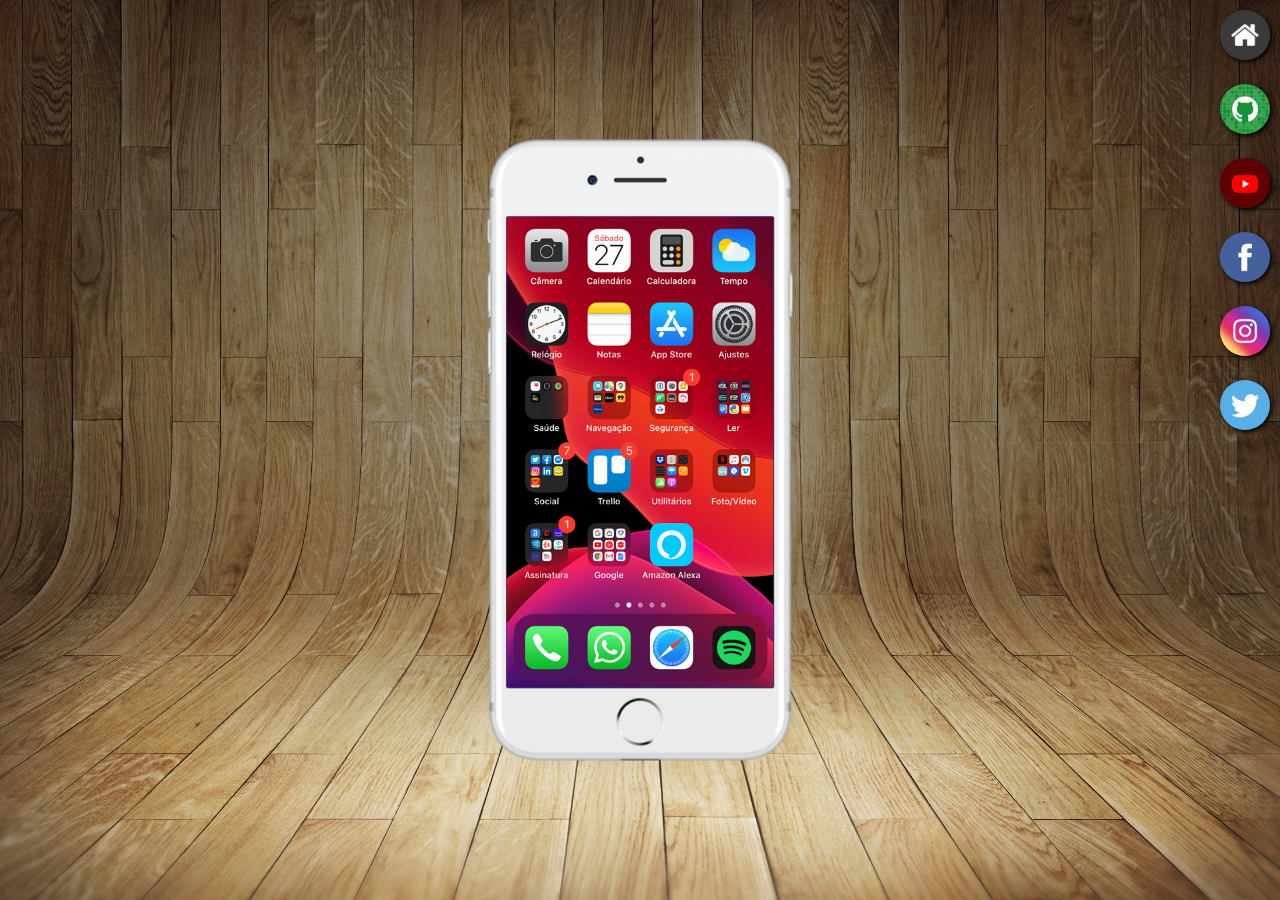
<file: index.html>
<!DOCTYPE html>
<html lang="pt-br">
<head>
    <meta charset="UTF-8">
    <meta http-equiv="X-UA-Compatible" content="IE=edge">
    <meta name="viewport" content="width=device-width, initial-scale=1.0">
    <link rel="shortcut icon" href="favicon.ico" type="image/x-icon">
    <link rel="stylesheet" href="estilo/style.css">
    <title>Rede Social</title>
    
</head>
<body>
    <main>
        <section id="telefone">
            <iframe src="home.html" name="tela" id="tela" frameborder="0">Seu navegador não é compativel.</iframe>
        </section>
        <section id="redes-sociais">
            <a href="home.html" target="tela"><img src="imagens/logo-home.jpg" alt="home"></a><br>

            <a href="github.html" target="tela"><img src="imagens/logo-github.jpg" alt="GitHub"></a><br>

            <a href="yotube.html" target="tela"><img src="imagens/logo-youtube.jpg" alt="Yotube"></a><br>

            <a href="#" target="tela"><img src="imagens/logo-facebook.jpg" alt="facebook"></a><br>

            <a href="#" target="tela"><img src="imagens/logo-instagram.jpg" alt="Instagram"></a><br>

            <a href="tela"><img src="imagens/logo-twitter.jpg" alt="Twitter"></a>
            
    </main>
</body>
</html>
</file>
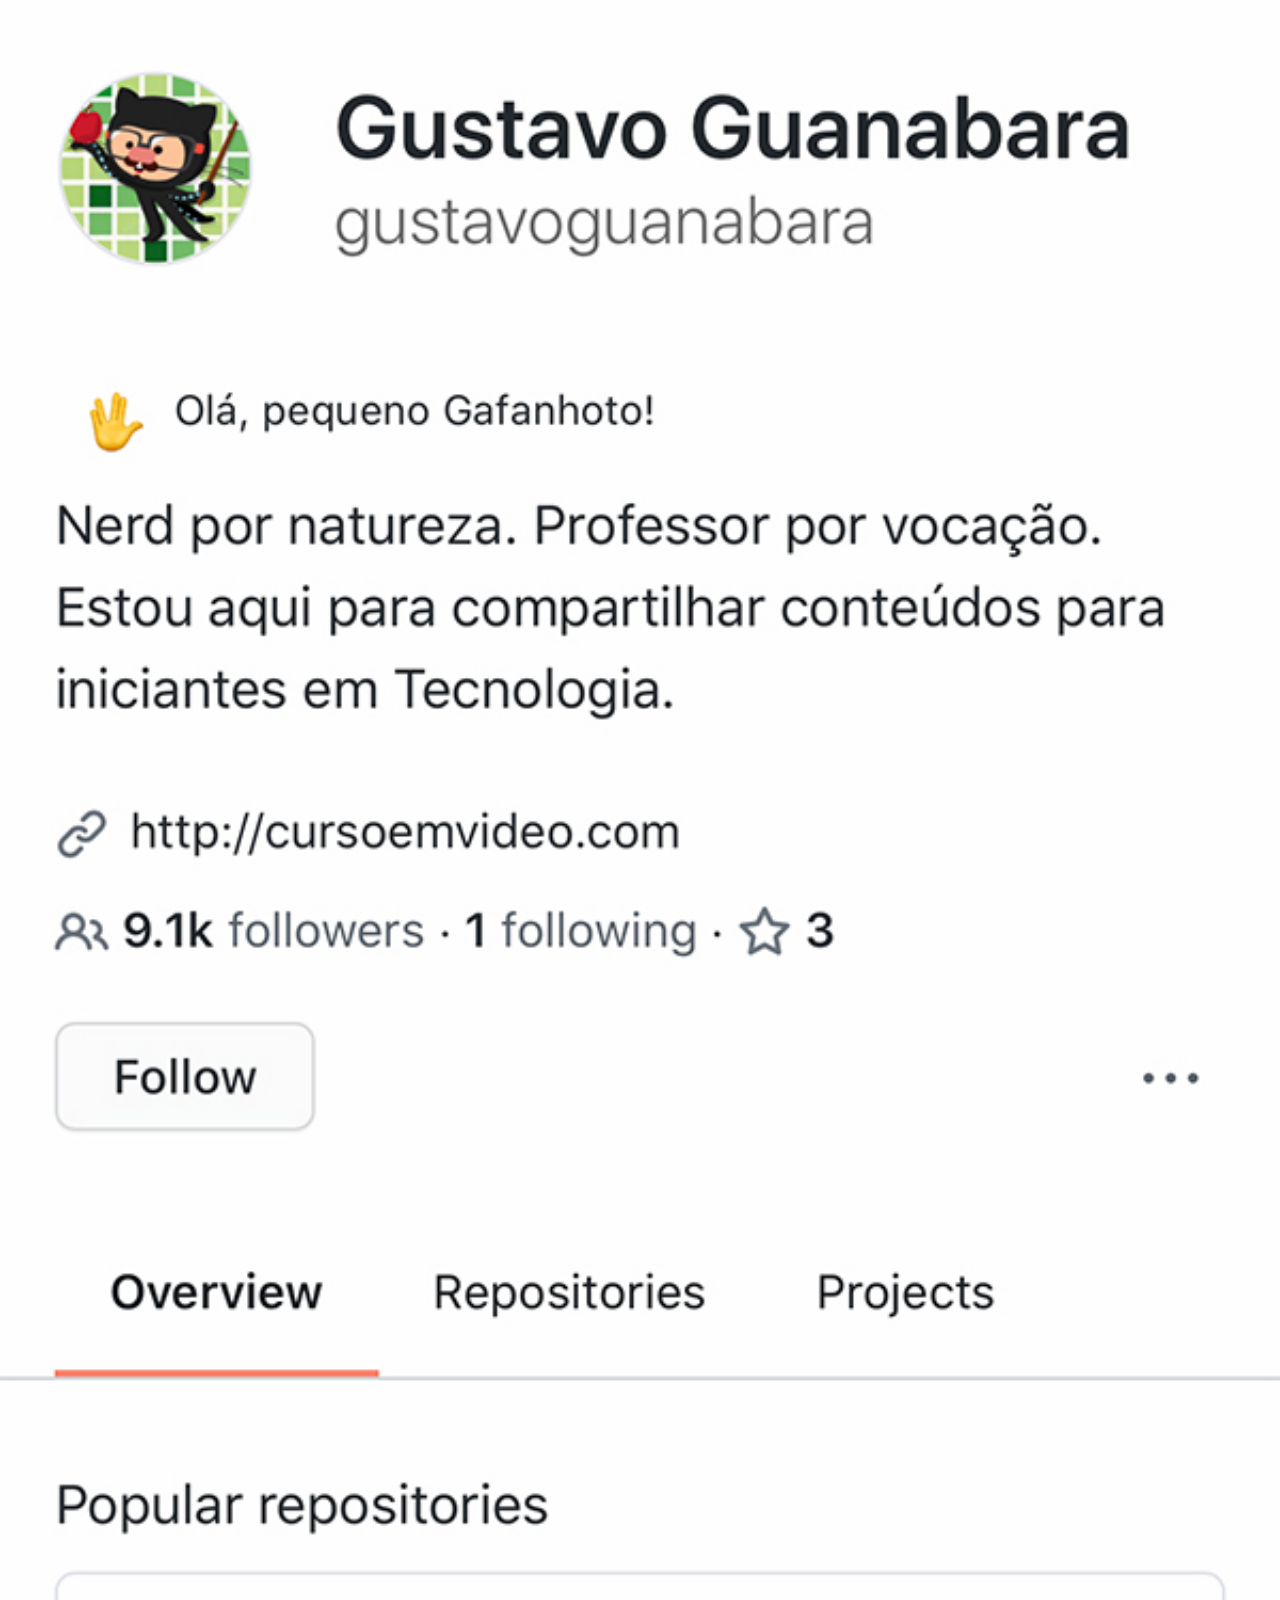
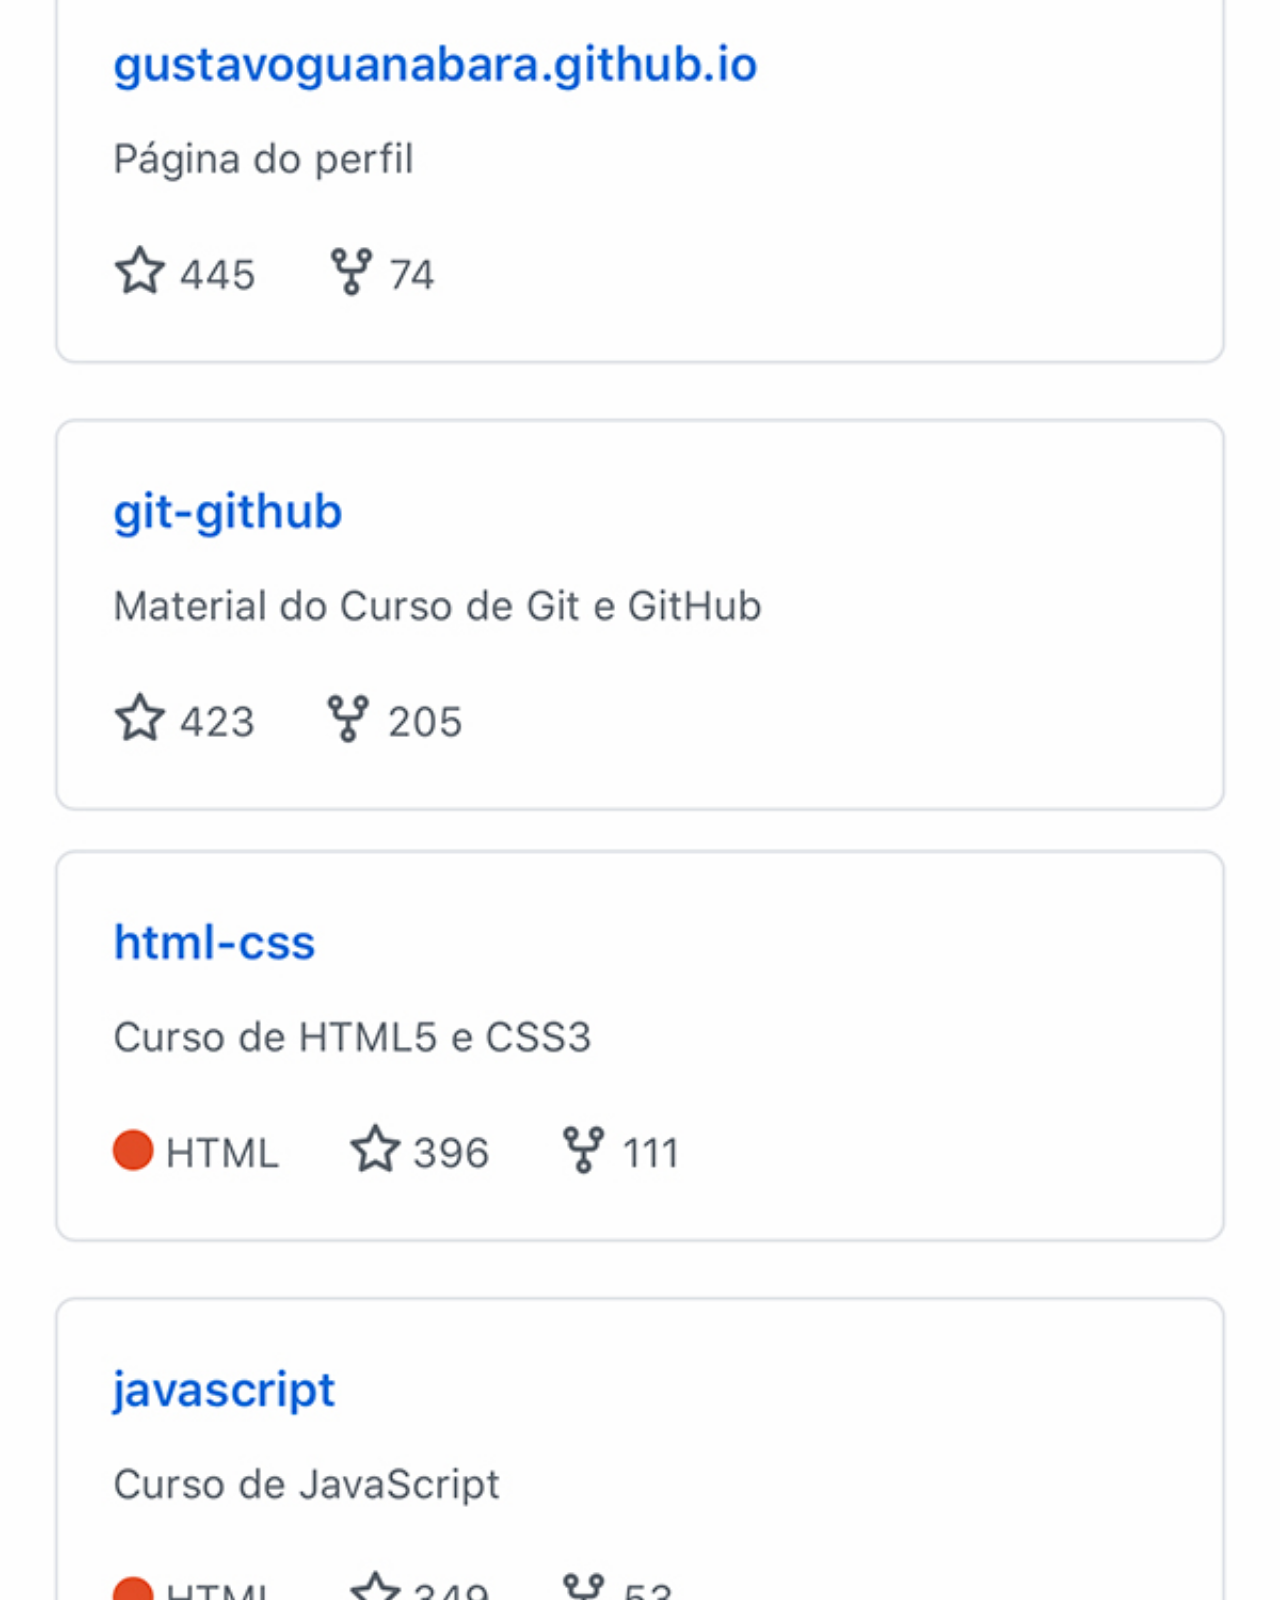
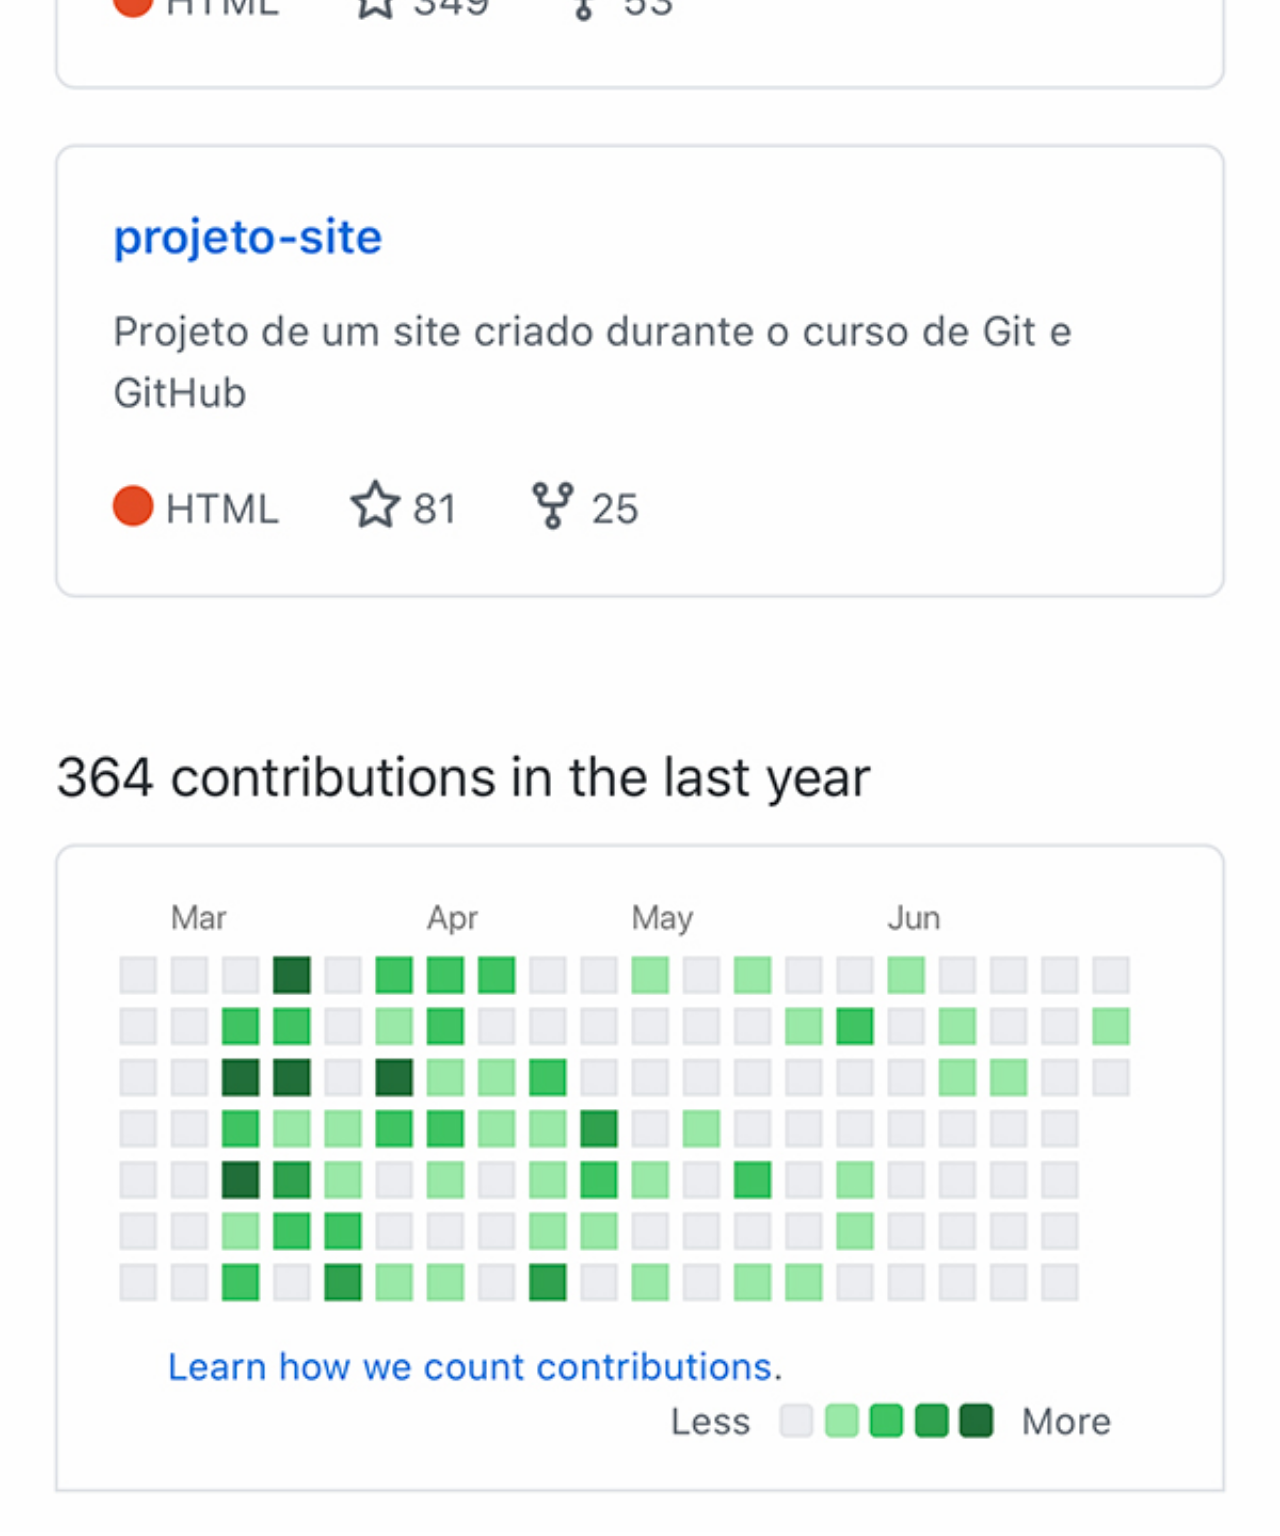
<file: github.html>
<!DOCTYPE html>
<html lang="pt-br">
<head>
    <meta charset="UTF-8">
    <meta http-equiv="X-UA-Compatible" content="IE=edge">
    <meta name="viewport" content="width=device-width, initial-scale=1.0">
    <title>Git Hub</title>
    <link rel="stylesheet" href="estilo/social.css">
</head>
<body>
    <img src="imagens/tela-github.jpg" alt="Git Hub">
</body>
</html>
</file>
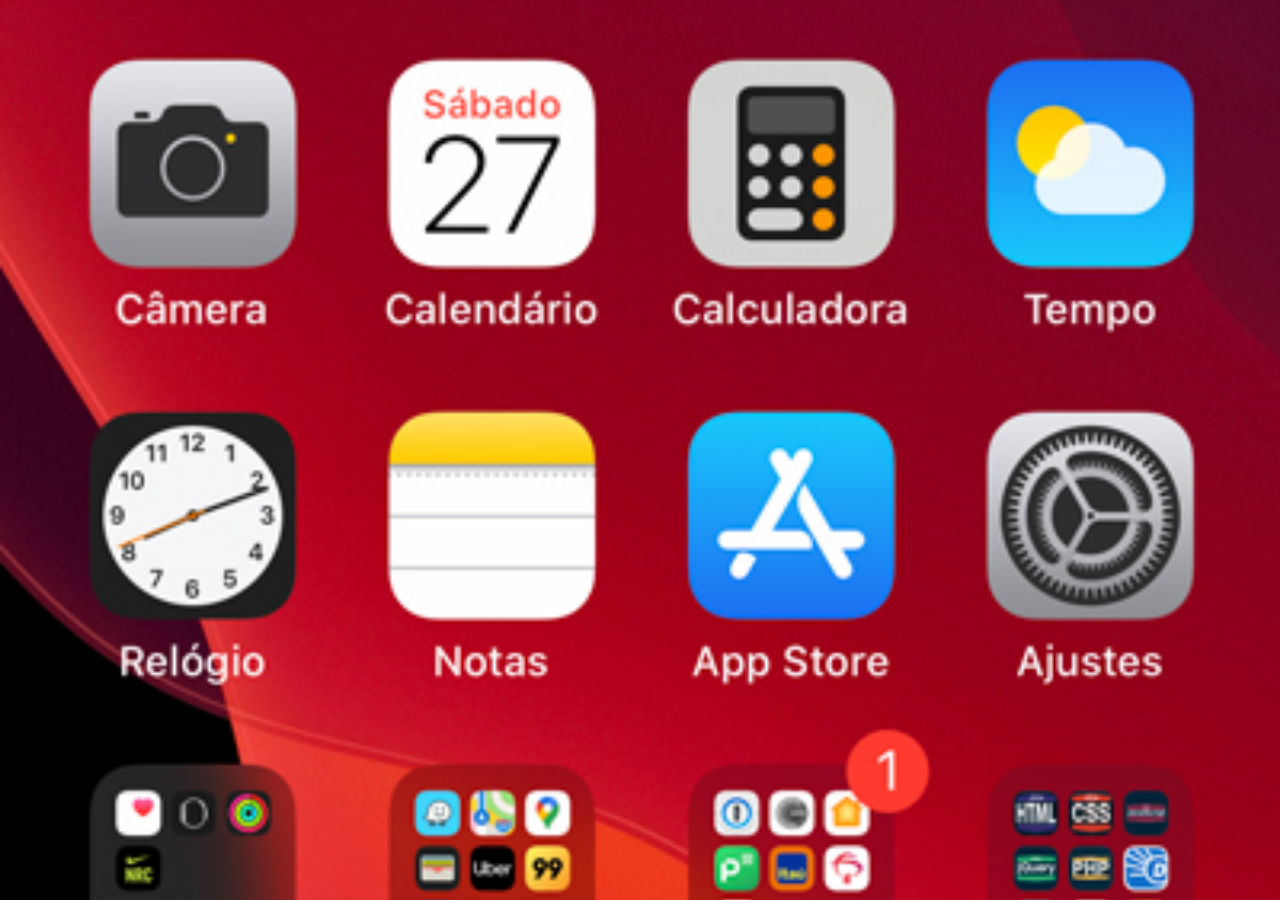
<file: home.html>
<!DOCTYPE html>
<html lang="pt-br">
<head>
    <meta charset="UTF-8">
    <meta http-equiv="X-UA-Compatible" content="IE=edge">
    <meta name="viewport" content="width=device-width, initial-scale=1.0">
    <title>Home</title>
</head>
<style>
    * {
        margin: 0px;
        padding: 0px;
    }

    body {
        width: 100vw;
        height: 100vh;
        background: blue url('imagens/tela-home.jpg') no-repeat top center;
        background-size: cover;  /* cobrir o iframe total */
    }
</style>
<body>
    
</body>
</html>
</file>
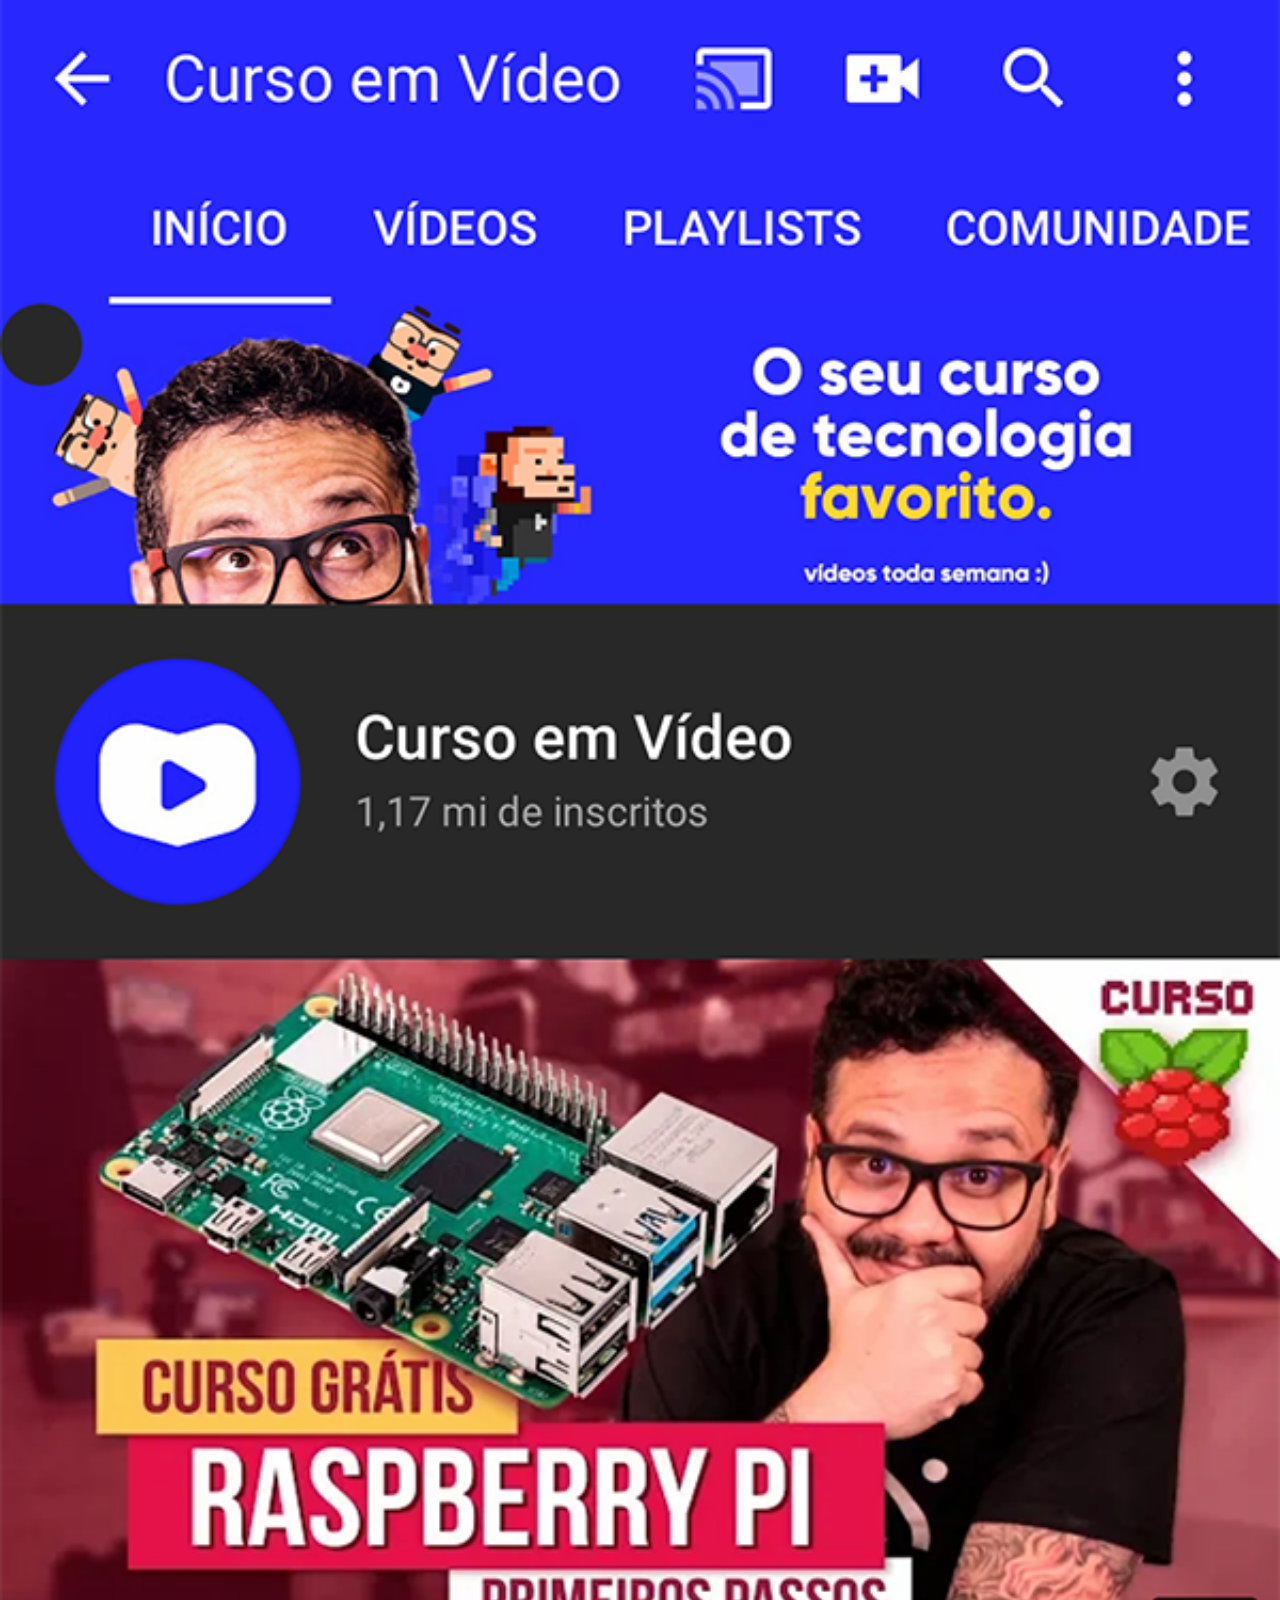
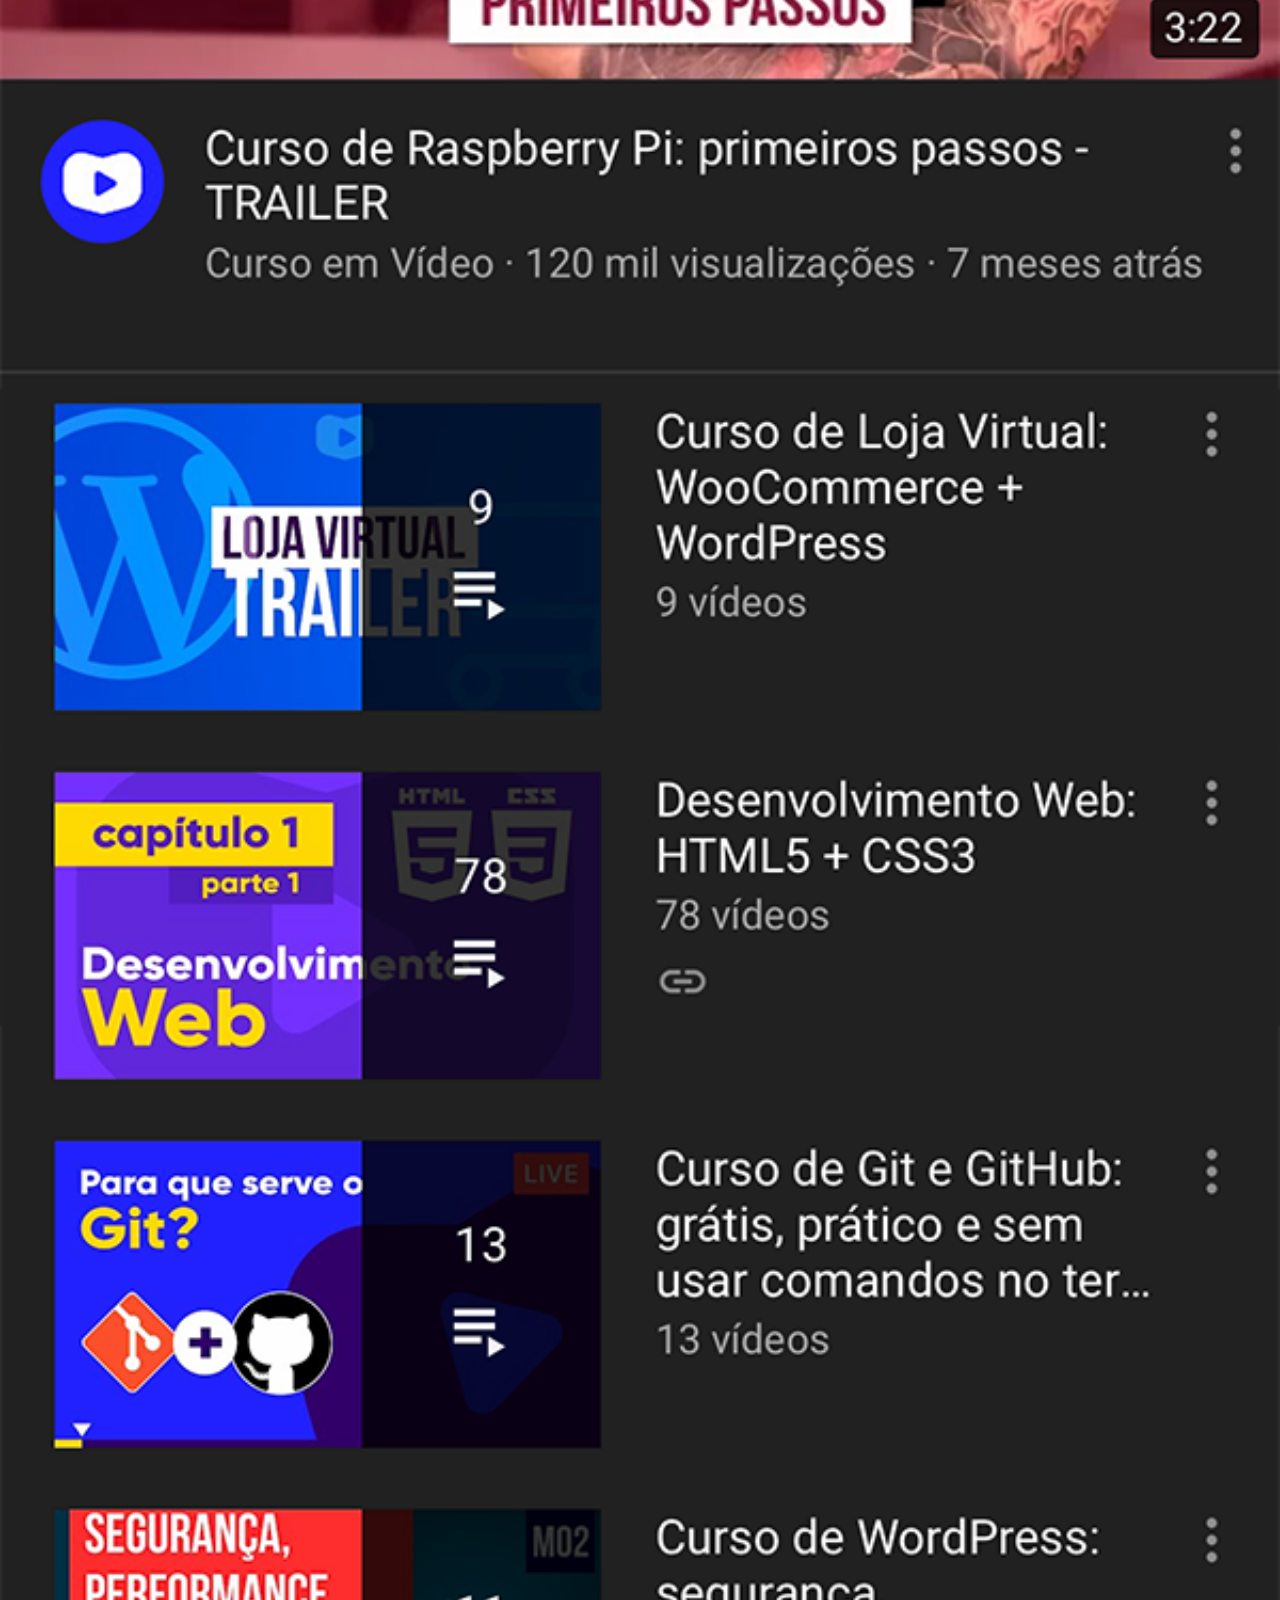
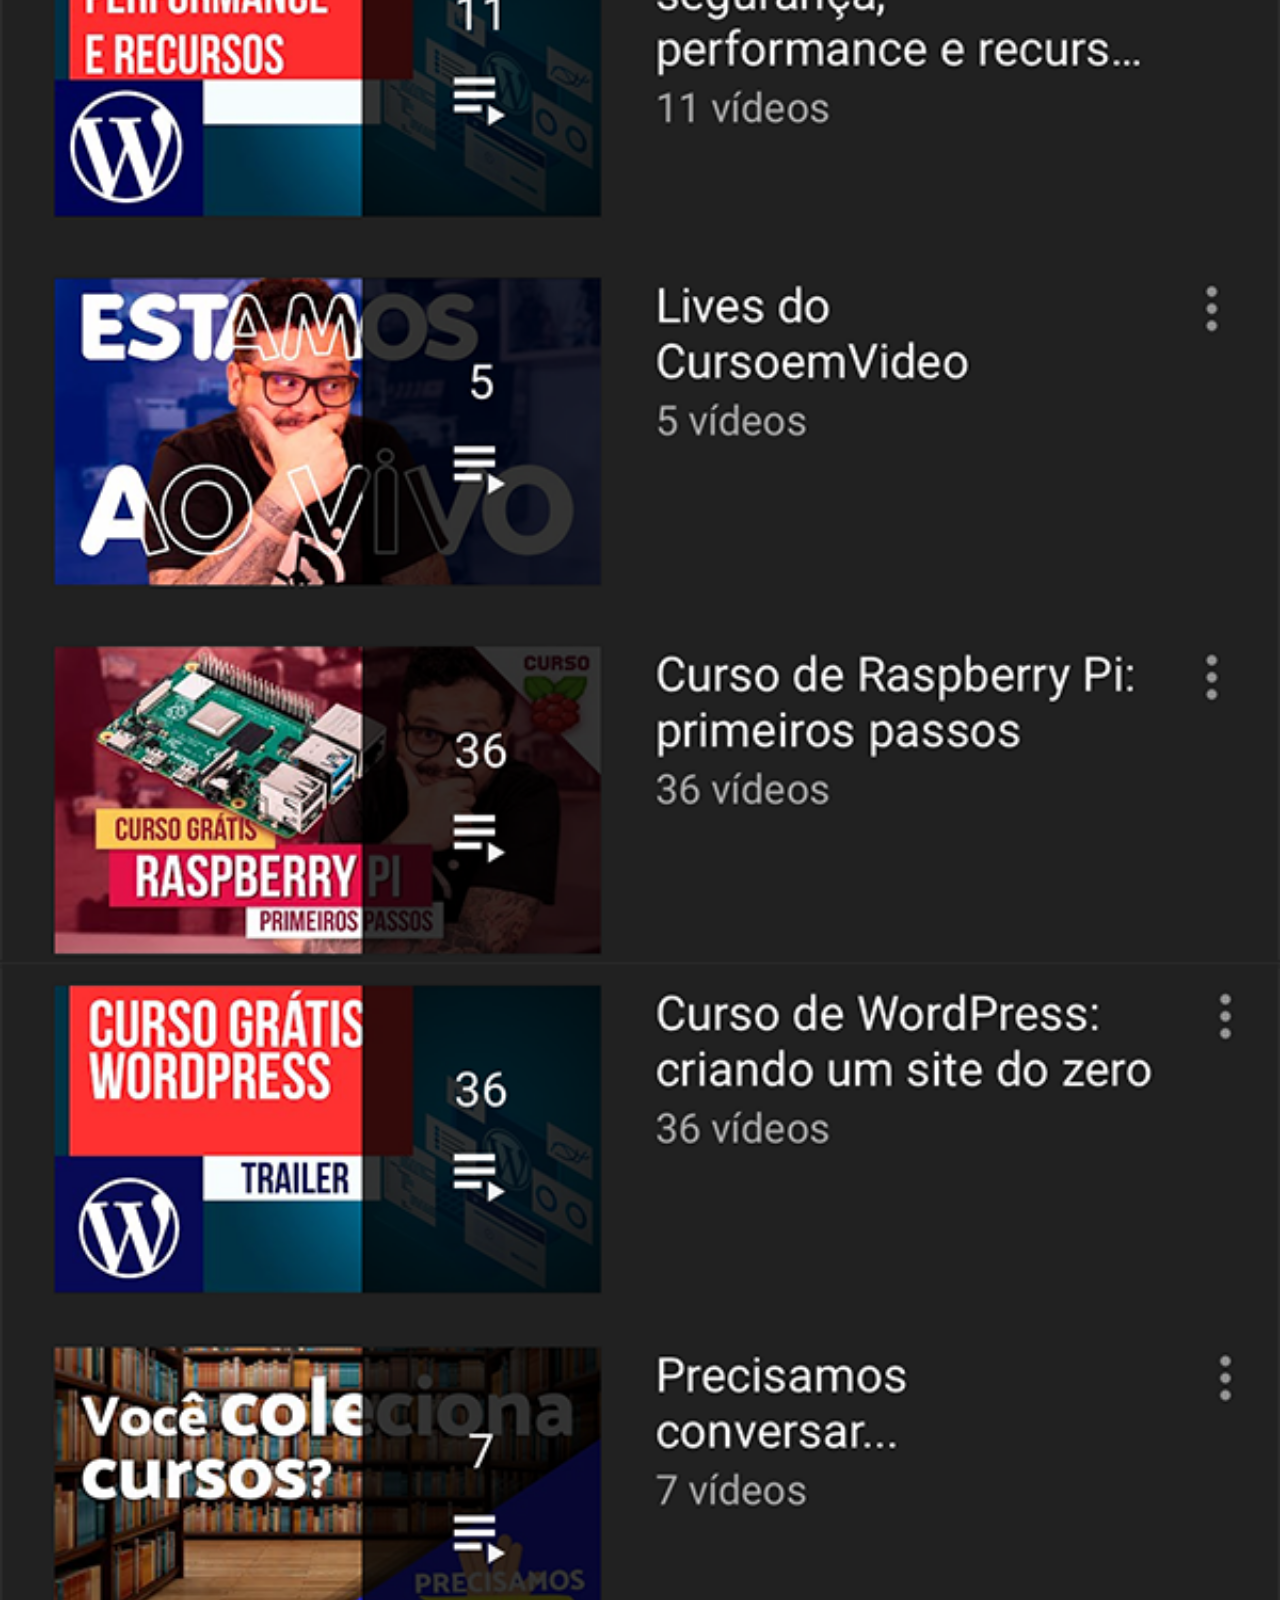
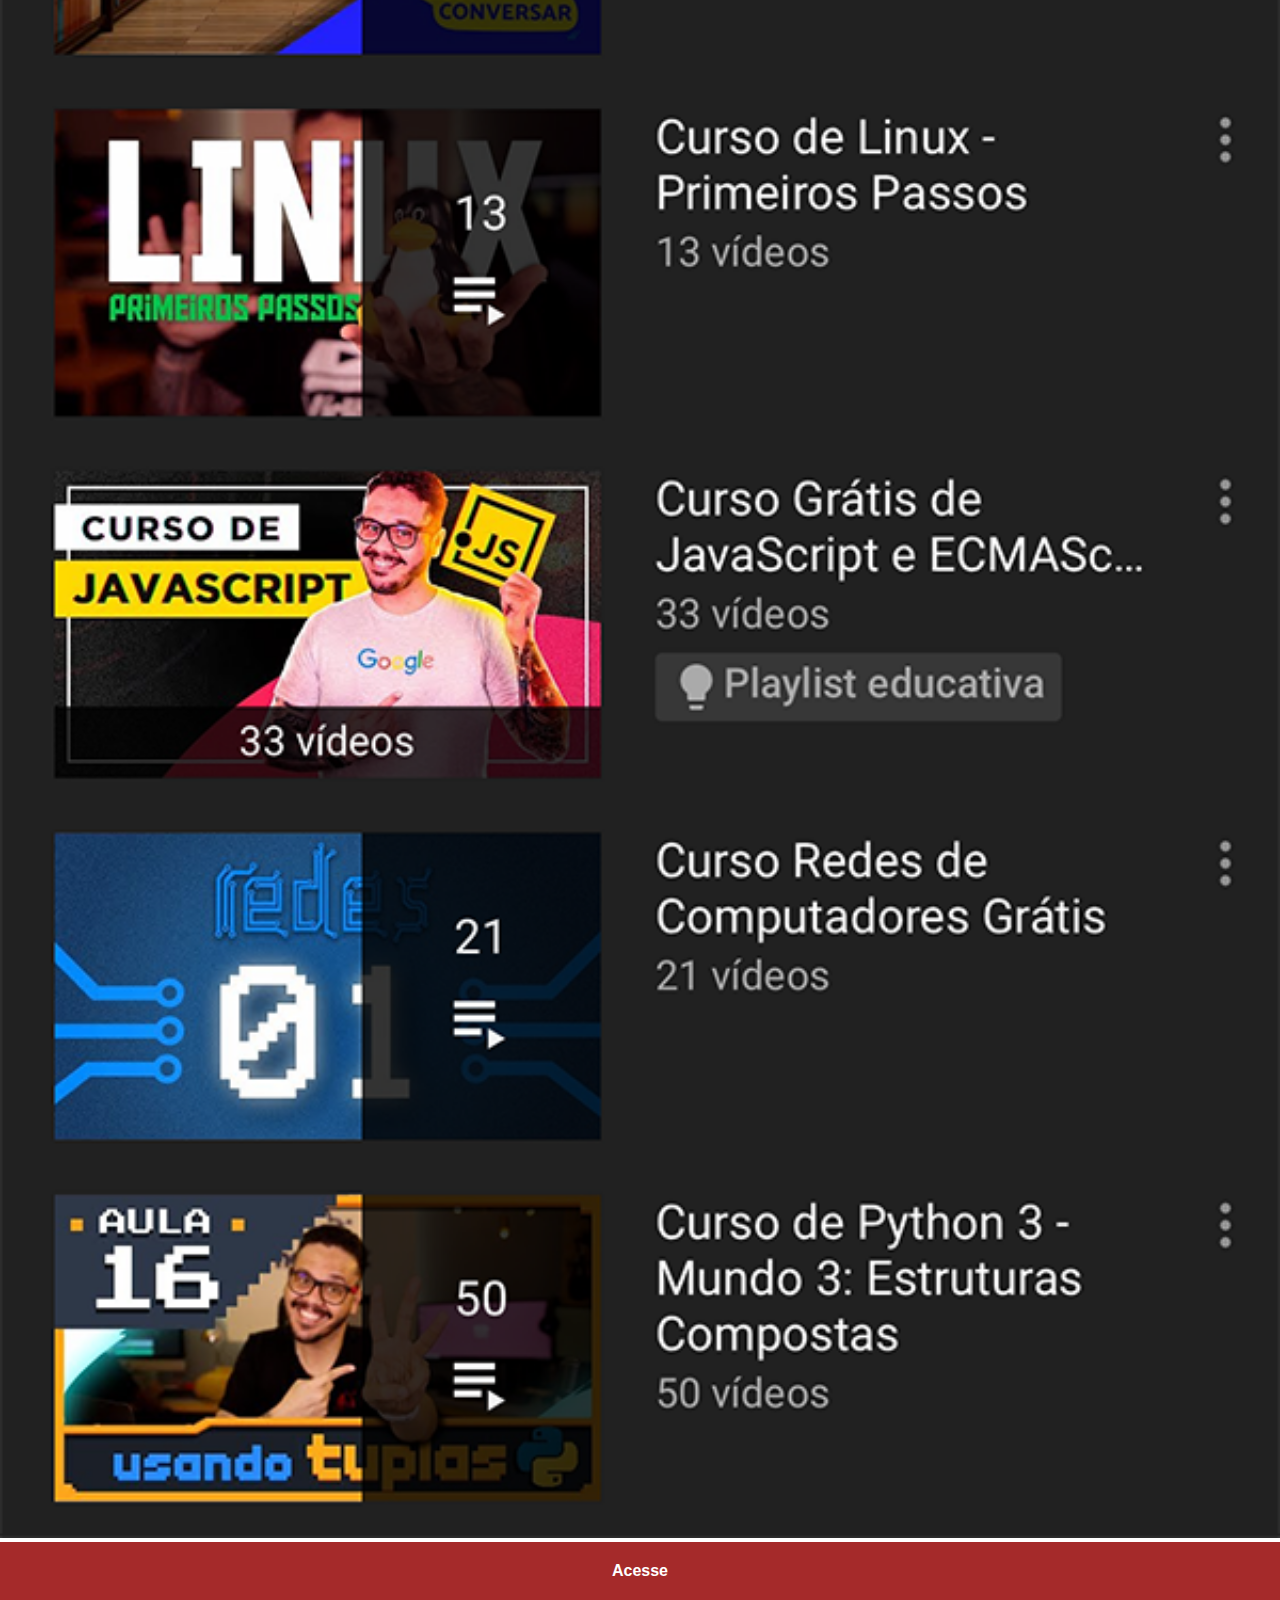
<file: yotube.html>
<!DOCTYPE html>
<html lang="pt-br">
<head>
    <meta charset="UTF-8">
    <meta http-equiv="X-UA-Compatible" content="IE=edge">
    <meta name="viewport" content="width=device-width, initial-scale=1.0">
    <title>Yotube</title>
    <link rel="stylesheet" href="estilo/social.css">
    <style>
        * {
            margin: 0px;
            padding: 0px;
            font-family: Arial, Helvetica, sans-serif;
        }

        ::-webkit-scrollbar { /* tirar rolagem */
            width: 0px;
            height: 0px;
        }

        img {
            width: 100vw;
        }

        a {
            display: block; /* para mostrar o acesse em baixo */
            background-color: brown;
            padding: 20px;
            text-align: center;
            font-weight: bolder;
            text-decoration: none;
            color: white;
        }

        a:hover {
            background-color: red;
        }
    </style>
</head>
<body>
    <img src="imagens/tela-youtube.png" alt="Yotube">
    <a href="https://www.youtube.com/c/CursoemV%C3%ADdeo/playlists" target="_blank" rel="noopener noreferrer">Acesse</a>
</body>
</html>
</file>
<file: estilo/style.css>
@charset "UTF-8";

* {
    margin: 0px;
    padding: 0px;
    font-family: Arial, Helvetica, sans-serif;
}

html, body {
    height: 100vh;
    width: 100vw;
    background-color: black;
}

body {
    background: url('../imagens/fundo-madeira.jpg') no-repeat top center;
    background-size: cover;  /* cobrir a tela inteira */
    background-attachment: fixed; /* fixar nao rolagem */
}

main {
    position: relative;
    height: 100vh; 
}

section#telefone {
    position: absolute;
    top: 50%;
    left: 50%;
    transform: translate(-50%, -50%);

    height: 627px;
    width: 311px;
    background: url('../imagens/frame-iphone.png') no-repeat;
}

iframe#tela {
    position: relative;
    top: 80px;   /* centralização */
    left: 22px;
    width: 267px;   /* tamanho */
    height: 471px;
}

section#redes-sociais {
    text-align: right;
}

section#redes-sociais img {
    width: 50px;
    height: 50px;
    margin: 10px;
    border-radius: 50%;
    box-shadow: 2px 2px 5px black;
    box-sizing: border-box;
}

section#redes-sociais img:hover {
    border: 3px solid white;
    transform: translate(-3px, -3px);
    box-shadow: 5px 5px 10px black;
    transition: transform .3s, border .4s;

}
</file>
<file: estilo/social.css>
@charset "UTF-8";

* {
    margin: 0px;
    padding: 0px;
    font-family: Arial, Helvetica, sans-serif;
}

::-webkit-scrollbar {
    width: 0px;
    height: 0px;
}

img {
    width: 100vw;
}

a {
    display: block; /* para mostrar o acesse em baixo */
    background-color: brown;
    padding: 20px;
    text-align: center;
    font-weight: bolder;
    text-decoration: none;
    color: white;
}

a:hover {
    background-color: red;
}
</file>
